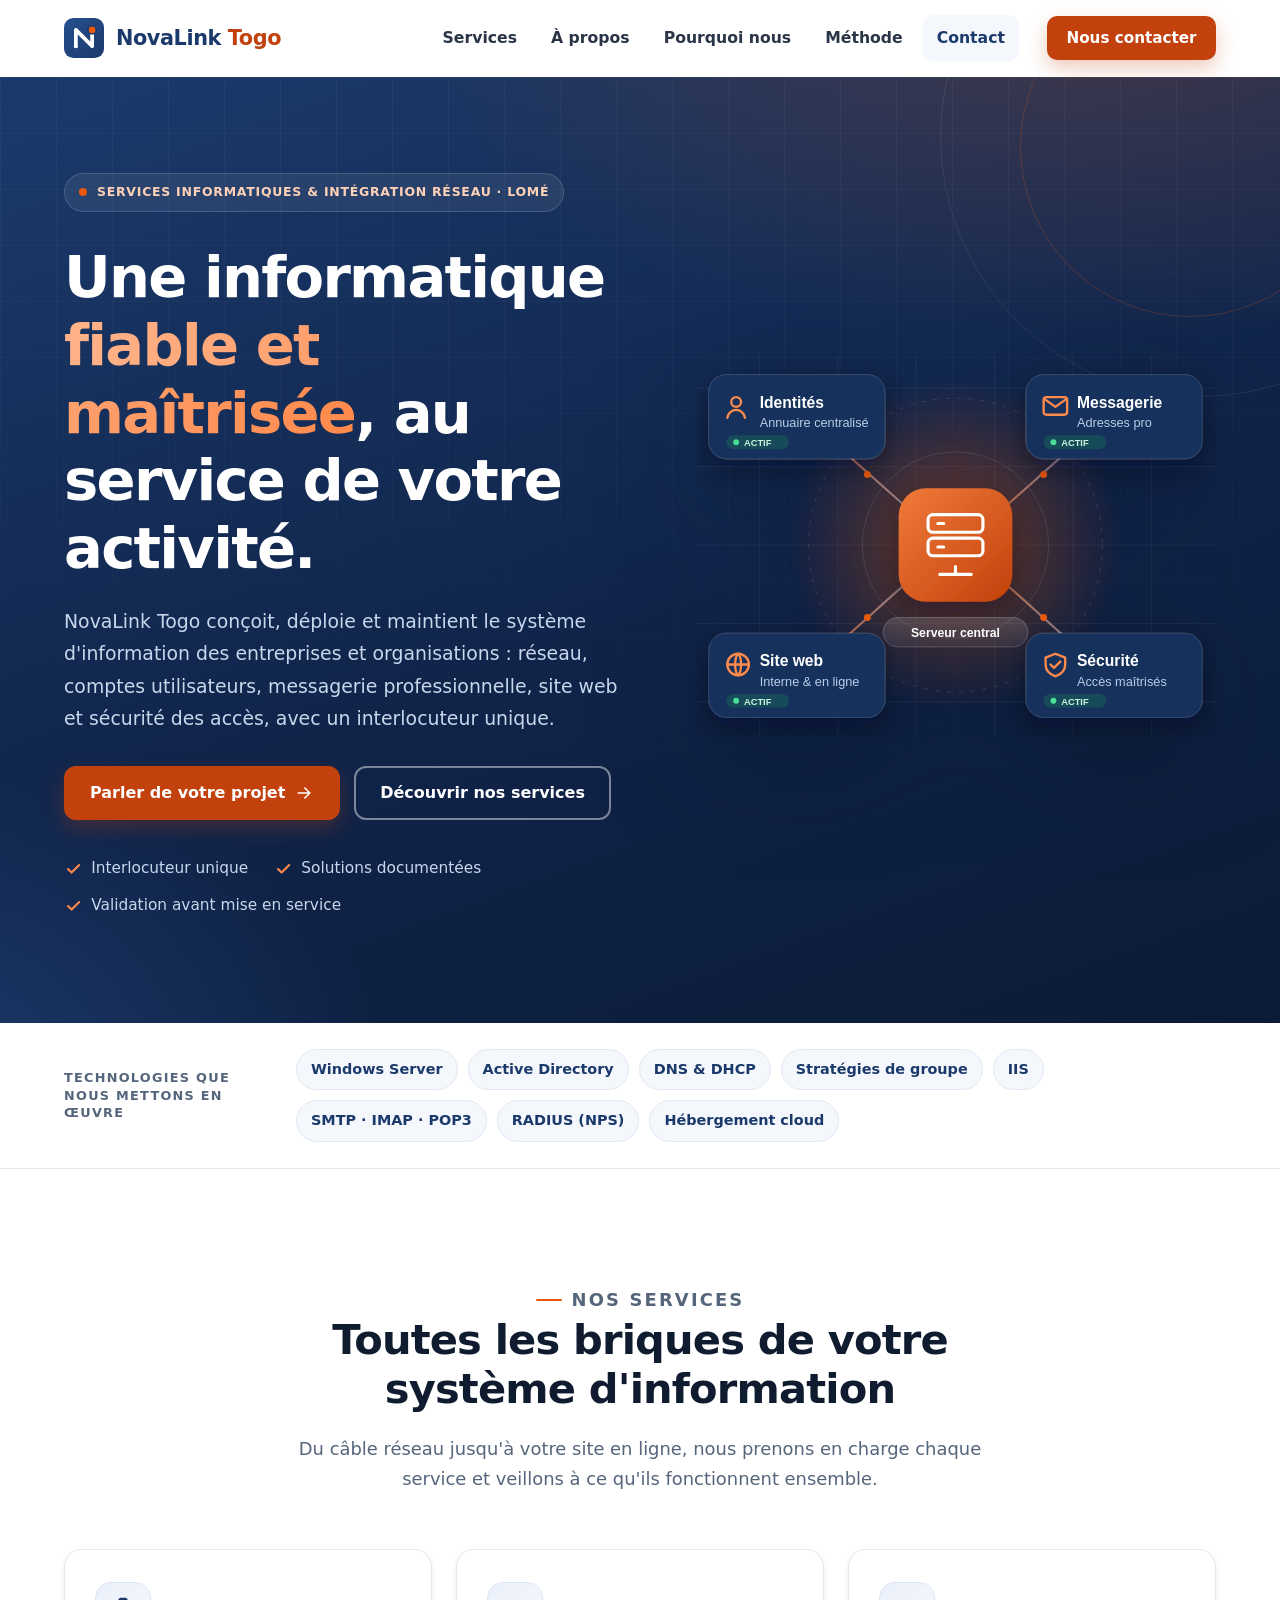
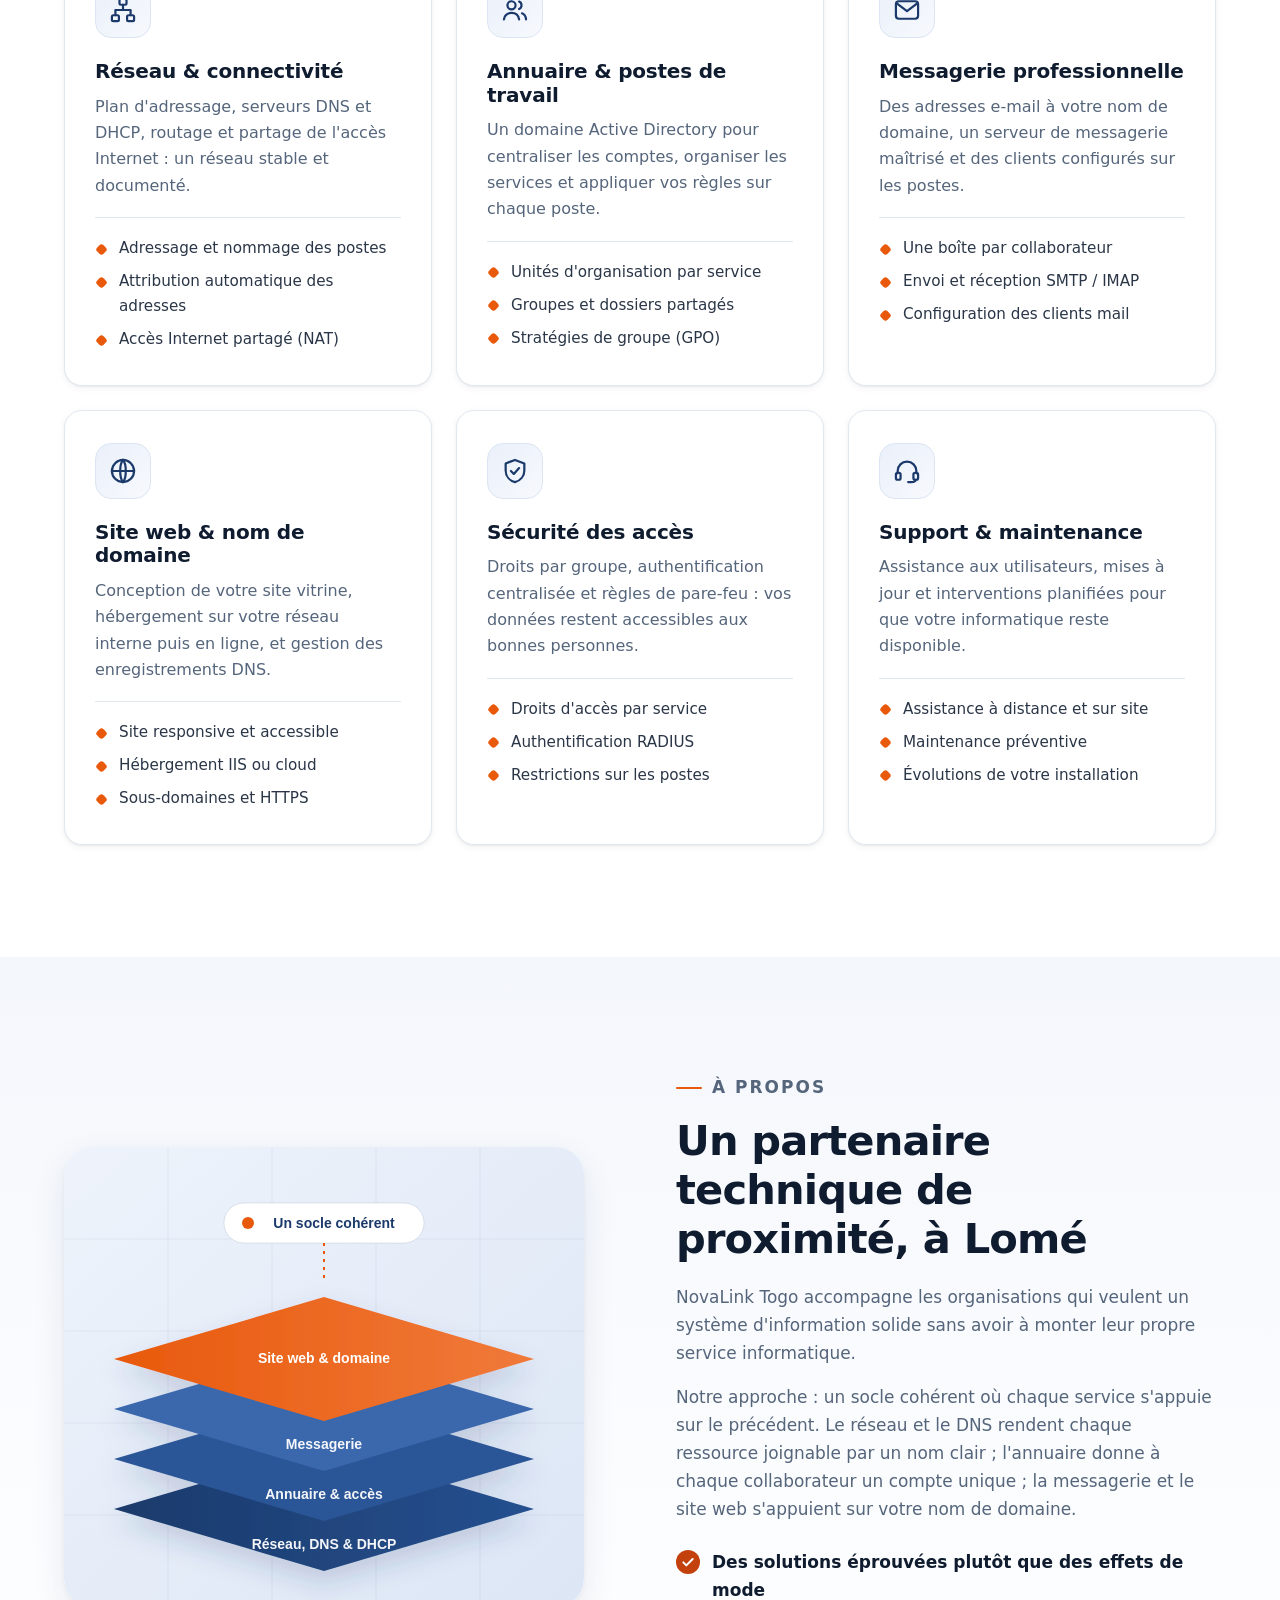
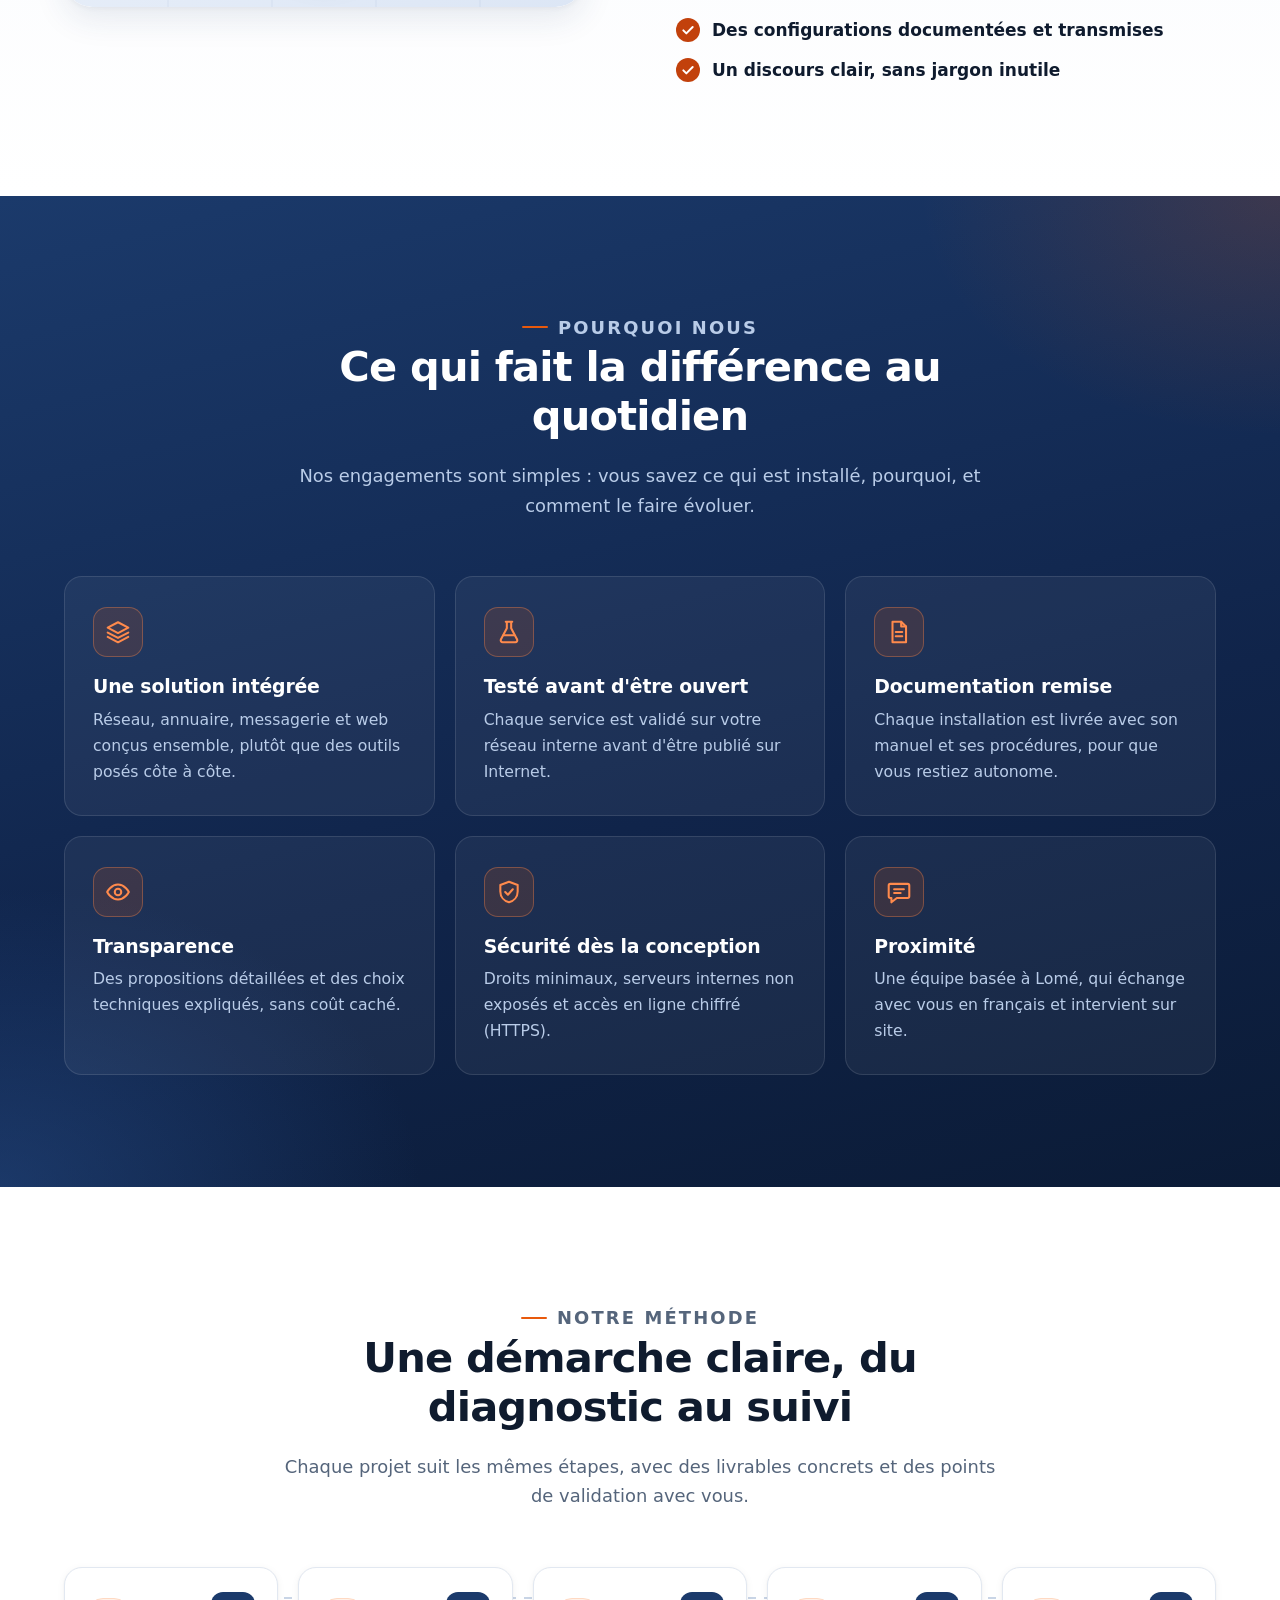
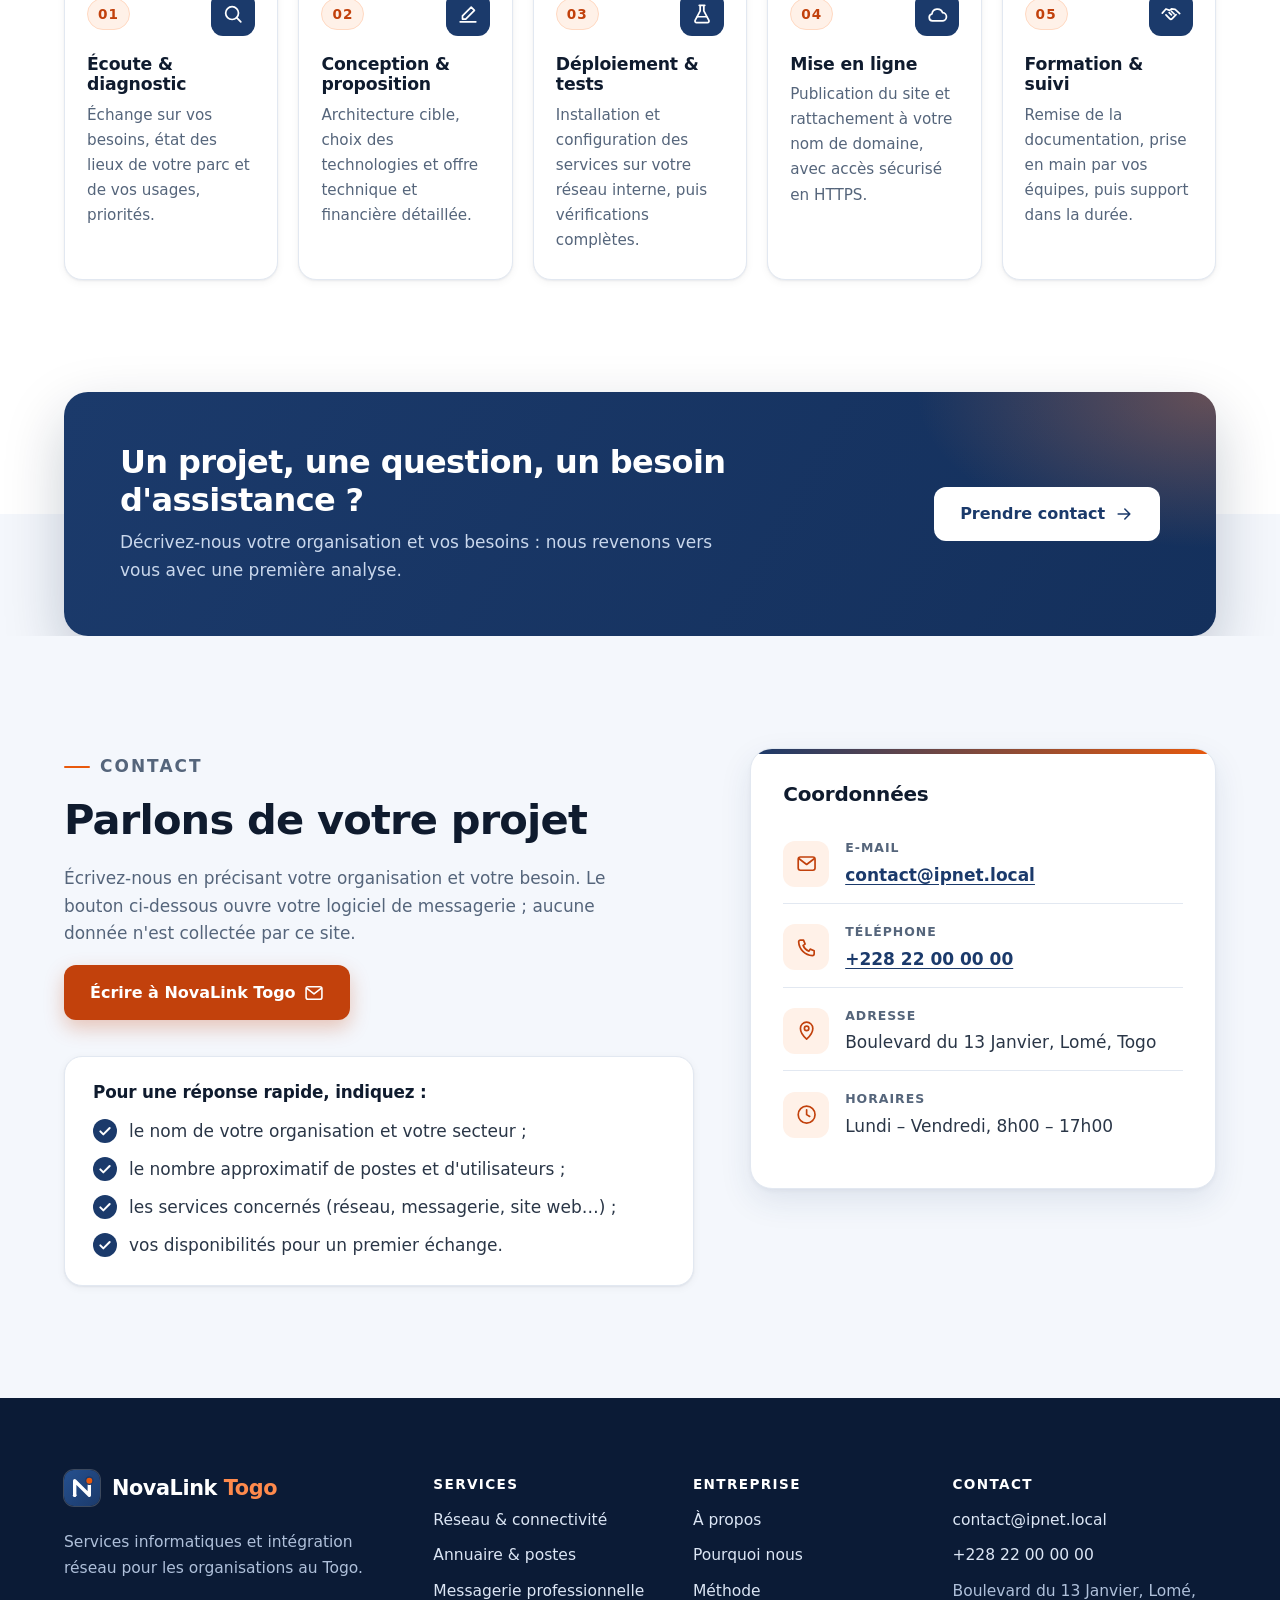
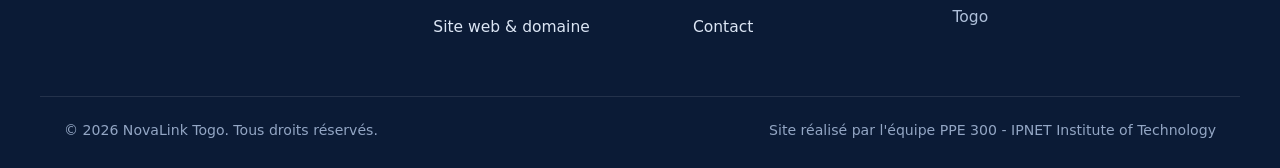
<file: index.html>
<!DOCTYPE html>
<!--
  Site vitrine de NovaLink Togo (entreprise cliente fictive).
  Livré par l'équipe PPE 300 Phase 2 - IPNET Institute of Technology.
  Coordonnées fictives (projet scolaire) : contact@ipnet.local, +228 22 00 00 00, Boulevard du 13 Janvier, Lomé (voir SITE_README.md).
  Site 100 % statique : aucune ressource externe, fonctionne hors ligne sur IIS (LAN) et sur Vercel.
-->
<html lang="fr" class="no-js">
<head>
<meta charset="utf-8">
<meta name="viewport" content="width=device-width, initial-scale=1">
<title>NovaLink Togo | Services informatiques et intégration réseau à Lomé</title>
<meta name="description" content="NovaLink Togo conçoit, déploie et maintient l'informatique des organisations à Lomé : réseau, annuaire Active Directory, messagerie professionnelle, site web, sécurité des accès et support.">
<meta name="theme-color" content="#1B3A6B">
<meta name="color-scheme" content="light">
<link rel="icon" href="favicon.svg" type="image/svg+xml">
<link rel="stylesheet" href="style.css">
<script src="script.js" defer></script>
</head>
<body>
<svg xmlns="http://www.w3.org/2000/svg" class="sprite" aria-hidden="true" focusable="false">
  <symbol id="i-network" viewBox="0 0 24 24"><rect x="9" y="2.5" width="6" height="5" rx="1.2"/><rect x="2.5" y="16.5" width="6" height="5" rx="1.2"/><rect x="15.5" y="16.5" width="6" height="5" rx="1.2"/><path d="M12 7.5V12M5.5 16.5V12h13v4.5"/></symbol>
  <symbol id="i-users" viewBox="0 0 24 24"><circle cx="9" cy="8" r="3.5"/><path d="M2.5 20c.6-3.6 3.2-5.5 6.5-5.5s5.9 1.9 6.5 5.5"/><path d="M15.5 4.8a3.5 3.5 0 0 1 0 6.4M18 14.8c2 .7 3.2 2.5 3.5 5.2"/></symbol>
  <symbol id="i-mail" viewBox="0 0 24 24"><rect x="2.5" y="4.5" width="19" height="15" rx="2.5"/><path d="m3.5 6.5 8.5 6.5 8.5-6.5"/></symbol>
  <symbol id="i-globe" viewBox="0 0 24 24"><circle cx="12" cy="12" r="9.5"/><path d="M2.5 12h19M12 2.5c-3.2 3.6-3.2 15.4 0 19M12 2.5c3.2 3.6 3.2 15.4 0 19"/></symbol>
  <symbol id="i-shield" viewBox="0 0 24 24"><path d="M12 2.5 4 5.5v6c0 5 3.4 8.8 8 10 4.6-1.2 8-5 8-10v-6z"/><path d="m8.5 12 2.5 2.5 4.5-5"/></symbol>
  <symbol id="i-support" viewBox="0 0 24 24"><path d="M4 14v-2a8 8 0 0 1 16 0v2"/><rect x="2.5" y="13.5" width="4" height="6" rx="1.5"/><rect x="17.5" y="13.5" width="4" height="6" rx="1.5"/><path d="M19.5 19.5c0 1.5-1.5 2-4 2H13"/></symbol>
  <symbol id="i-check" viewBox="0 0 24 24"><path d="m5 12.5 4.5 4.5L19 7.5"/></symbol>
  <symbol id="i-arrow" viewBox="0 0 24 24"><path d="M5 12h14M13 6l6 6-6 6"/></symbol>
  <symbol id="i-search" viewBox="0 0 24 24"><circle cx="11" cy="11" r="7"/><path d="m20.5 20.5-4.5-4.5"/></symbol>
  <symbol id="i-pencil" viewBox="0 0 24 24"><path d="M3.5 20.5h17"/><path d="M15.5 4.5 19 8l-9.5 9.5H6V14z"/></symbol>
  <symbol id="i-flask" viewBox="0 0 24 24"><path d="M9 2.5h6M10 2.5v6L4.5 19a1.8 1.8 0 0 0 1.6 2.5h11.8a1.8 1.8 0 0 0 1.6-2.5L14 8.5v-6"/><path d="M7 15h10"/></symbol>
  <symbol id="i-rocket" viewBox="0 0 24 24"><path d="M14.5 4.5c2.6-1.2 5-1 5-1s.2 2.4-1 5L13 14l-3-3z"/><path d="M10 11H6.5L4 13.5l4 .5M13 14v3.5L10.5 20l-.5-4"/><path d="M6 18c-1 1-1.5 2.5-1.5 2.5S6 20 7 19"/></symbol>
  <symbol id="i-handshake" viewBox="0 0 24 24"><path d="m2.5 11 4-4.5 4 1.5 2-1.5 4 .5 5 4.5"/><path d="m6.5 13 4 4c.8.8 2 .8 2.8 0l4.2-4.2"/><path d="m10 10.5 2.5 2.5M12.5 9l3 3"/></symbol>
  <symbol id="i-pin" viewBox="0 0 24 24"><path d="M12 21.5s7-6.2 7-12a7 7 0 0 0-14 0c0 5.8 7 12 7 12z"/><circle cx="12" cy="9.5" r="2.5"/></symbol>
  <symbol id="i-phone" viewBox="0 0 24 24"><path d="M5 3.5h3.5l1.8 4.5-2.3 1.5a11 11 0 0 0 6.5 6.5l1.5-2.3 4.5 1.8V19a2 2 0 0 1-2 2A16.5 16.5 0 0 1 3 5.5a2 2 0 0 1 2-2z"/></symbol>
  <symbol id="i-clock" viewBox="0 0 24 24"><circle cx="12" cy="12" r="9.5"/><path d="M12 6.5V12l3.5 2"/></symbol>
  <symbol id="i-layers" viewBox="0 0 24 24"><path d="m12 3 9.5 5-9.5 5-9.5-5z"/><path d="m2.5 12.5 9.5 5 9.5-5M2.5 16.5l9.5 5 9.5-5"/></symbol>
  <symbol id="i-eye" viewBox="0 0 24 24"><path d="M2 12s3.6-7 10-7 10 7 10 7-3.6 7-10 7S2 12 2 12z"/><circle cx="12" cy="12" r="3"/></symbol>
  <symbol id="i-doc" viewBox="0 0 24 24"><path d="M6 2.5h8l4.5 4.5v14.5H6z"/><path d="M14 2.5V7h4.5M9 12h6M9 16h6"/></symbol>
  <symbol id="i-chat" viewBox="0 0 24 24"><path d="M4 4.5h16a1.5 1.5 0 0 1 1.5 1.5v10a1.5 1.5 0 0 1-1.5 1.5H10l-5 4v-4H4A1.5 1.5 0 0 1 2.5 16V6A1.5 1.5 0 0 1 4 4.5z"/><path d="M7.5 9.5h9M7.5 13h6"/></symbol>
  <symbol id="i-cloud" viewBox="0 0 24 24"><path d="M7 19.5h10.5a4.5 4.5 0 0 0 .6-9 6 6 0 0 0-11.6 1.5A3.8 3.8 0 0 0 7 19.5z"/></symbol>
  <symbol id="i-menu" viewBox="0 0 24 24"><path d="M4 7h16M4 12h16M4 17h16"/></symbol>
  <symbol id="i-close" viewBox="0 0 24 24"><path d="M6 6l12 12M18 6 6 18"/></symbol>
</svg>

<a class="skip" href="#contenu">Aller au contenu principal</a>

<header class="site-header" id="haut">
  <div class="wrap header-inner">
    <a class="brand" href="#haut" aria-label="NovaLink Togo - retour en haut de la page">
      <img src="favicon.svg" alt="" width="40" height="40">
      <span class="brand-name">NovaLink <span>Togo</span></span>
    </a>
    <button class="nav-toggle" type="button" aria-expanded="false" aria-controls="menu">
      <span class="sr-only">Menu</span>
      <svg class="ico ico-open" aria-hidden="true"><use href="#i-menu"/></svg>
      <svg class="ico ico-close" aria-hidden="true"><use href="#i-close"/></svg>
    </button>
    <nav class="nav" id="menu" aria-label="Navigation principale">
      <ul>
        <li><a href="#services">Services</a></li>
        <li><a href="#apropos">À propos</a></li>
        <li><a href="#pourquoi">Pourquoi nous</a></li>
        <li><a href="#methode">Méthode</a></li>
        <li><a href="#contact">Contact</a></li>
      </ul>
      <a class="btn btn-primary btn-sm nav-cta" href="#contact">Nous contacter</a>
    </nav>
  </div>
</header>

<main id="contenu" tabindex="-1">

  <section class="hero" aria-labelledby="hero-titre">
    <div class="hero-shapes" aria-hidden="true"><span class="shape s1"></span><span class="shape s2"></span></div>
    <div class="wrap hero-grid">
      <div class="hero-copy">
        <p class="eyebrow eyebrow-dark"><span class="pulse" aria-hidden="true"></span>Services informatiques &amp; intégration réseau · Lomé</p>
        <h1 id="hero-titre">Une informatique <span class="hl">fiable et maîtrisée</span>, au service de votre activité.</h1>
        <p class="lead">NovaLink Togo conçoit, déploie et maintient le système d'information des entreprises et organisations : réseau, comptes utilisateurs, messagerie professionnelle, site web et sécurité des accès, avec un interlocuteur unique.</p>
        <div class="hero-actions">
          <a class="btn btn-primary" href="#contact">Parler de votre projet <svg class="ico" aria-hidden="true"><use href="#i-arrow"/></svg></a>
          <a class="btn btn-outline-light" href="#services">Découvrir nos services</a>
        </div>
        <ul class="hero-points">
          <li><svg class="ico" aria-hidden="true"><use href="#i-check"/></svg>Interlocuteur unique</li>
          <li><svg class="ico" aria-hidden="true"><use href="#i-check"/></svg>Solutions documentées</li>
          <li><svg class="ico" aria-hidden="true"><use href="#i-check"/></svg>Validation avant mise en service</li>
        </ul>
      </div>
      <div class="hero-visual">
        <img src="images/hero-infra.svg" width="532" height="390" alt="Illustration : un serveur central relié aux services d'identités, de messagerie, de site web et de sécurité, tous indiqués comme actifs.">
      </div>
    </div>
  </section>

  <section class="tech-strip" aria-labelledby="h-tech">
    <div class="wrap tech-inner">
      <h2 id="h-tech" class="tech-title">Technologies que nous mettons en œuvre</h2>
      <ul class="tech-list">
        <li>Windows Server</li>
        <li>Active Directory</li>
        <li>DNS &amp; DHCP</li>
        <li>Stratégies de groupe</li>
        <li>IIS</li>
        <li>SMTP · IMAP · POP3</li>
        <li>RADIUS (NPS)</li>
        <li>Hébergement cloud</li>
      </ul>
    </div>
  </section>

  <section class="section" id="services" aria-labelledby="h-services">
    <div class="wrap">
      <header class="section-head">
        <p class="eyebrow">Nos services</p>
        <h2 id="h-services">Toutes les briques de votre système d'information</h2>
        <p>Du câble réseau jusqu'à votre site en ligne, nous prenons en charge chaque service et veillons à ce qu'ils fonctionnent ensemble.</p>
      </header>
      <ul class="cards">
        <li class="card">
          <span class="card-ico"><svg class="ico" aria-hidden="true"><use href="#i-network"/></svg></span>
          <h3>Réseau &amp; connectivité</h3>
          <p>Plan d'adressage, serveurs DNS et DHCP, routage et partage de l'accès Internet : un réseau stable et documenté.</p>
          <ul class="ticks"><li>Adressage et nommage des postes</li><li>Attribution automatique des adresses</li><li>Accès Internet partagé (NAT)</li></ul>
        </li>
        <li class="card">
          <span class="card-ico"><svg class="ico" aria-hidden="true"><use href="#i-users"/></svg></span>
          <h3>Annuaire &amp; postes de travail</h3>
          <p>Un domaine Active Directory pour centraliser les comptes, organiser les services et appliquer vos règles sur chaque poste.</p>
          <ul class="ticks"><li>Unités d'organisation par service</li><li>Groupes et dossiers partagés</li><li>Stratégies de groupe (GPO)</li></ul>
        </li>
        <li class="card">
          <span class="card-ico"><svg class="ico" aria-hidden="true"><use href="#i-mail"/></svg></span>
          <h3>Messagerie professionnelle</h3>
          <p>Des adresses e-mail à votre nom de domaine, un serveur de messagerie maîtrisé et des clients configurés sur les postes.</p>
          <ul class="ticks"><li>Une boîte par collaborateur</li><li>Envoi et réception SMTP / IMAP</li><li>Configuration des clients mail</li></ul>
        </li>
        <li class="card">
          <span class="card-ico"><svg class="ico" aria-hidden="true"><use href="#i-globe"/></svg></span>
          <h3>Site web &amp; nom de domaine</h3>
          <p>Conception de votre site vitrine, hébergement sur votre réseau interne puis en ligne, et gestion des enregistrements DNS.</p>
          <ul class="ticks"><li>Site responsive et accessible</li><li>Hébergement IIS ou cloud</li><li>Sous-domaines et HTTPS</li></ul>
        </li>
        <li class="card">
          <span class="card-ico"><svg class="ico" aria-hidden="true"><use href="#i-shield"/></svg></span>
          <h3>Sécurité des accès</h3>
          <p>Droits par groupe, authentification centralisée et règles de pare-feu : vos données restent accessibles aux bonnes personnes.</p>
          <ul class="ticks"><li>Droits d'accès par service</li><li>Authentification RADIUS</li><li>Restrictions sur les postes</li></ul>
        </li>
        <li class="card">
          <span class="card-ico"><svg class="ico" aria-hidden="true"><use href="#i-support"/></svg></span>
          <h3>Support &amp; maintenance</h3>
          <p>Assistance aux utilisateurs, mises à jour et interventions planifiées pour que votre informatique reste disponible.</p>
          <ul class="ticks"><li>Assistance à distance et sur site</li><li>Maintenance préventive</li><li>Évolutions de votre installation</li></ul>
        </li>
      </ul>
    </div>
  </section>

  <section class="section section-tint" id="apropos" aria-labelledby="h-apropos">
    <div class="wrap split">
      <div class="split-visual">
        <img src="images/socle.svg" width="520" height="460" loading="lazy" alt="Schéma de quatre couches empilées : réseau, DNS et DHCP à la base, puis annuaire et accès, messagerie, et enfin site web et domaine au sommet.">
      </div>
      <div class="split-copy">
        <p class="eyebrow">À propos</p>
        <h2 id="h-apropos">Un partenaire technique de proximité, à Lomé</h2>
        <p>NovaLink Togo accompagne les organisations qui veulent un système d'information solide sans avoir à monter leur propre service informatique.</p>
        <p>Notre approche : un socle cohérent où chaque service s'appuie sur le précédent. Le réseau et le DNS rendent chaque ressource joignable par un nom clair ; l'annuaire donne à chaque collaborateur un compte unique ; la messagerie et le site web s'appuient sur votre nom de domaine.</p>
        <ul class="checklist">
          <li><svg class="ico" aria-hidden="true"><use href="#i-check"/></svg>Des solutions éprouvées plutôt que des effets de mode</li>
          <li><svg class="ico" aria-hidden="true"><use href="#i-check"/></svg>Des configurations documentées et transmises</li>
          <li><svg class="ico" aria-hidden="true"><use href="#i-check"/></svg>Un discours clair, sans jargon inutile</li>
        </ul>
      </div>
    </div>
  </section>

  <section class="section section-dark" id="pourquoi" aria-labelledby="h-pourquoi">
    <div class="dark-shapes" aria-hidden="true"></div>
    <div class="wrap">
      <header class="section-head section-head-light">
        <p class="eyebrow eyebrow-dark">Pourquoi nous</p>
        <h2 id="h-pourquoi">Ce qui fait la différence au quotidien</h2>
        <p>Nos engagements sont simples : vous savez ce qui est installé, pourquoi, et comment le faire évoluer.</p>
      </header>
      <ul class="values">
        <li class="value">
          <span class="value-ico"><svg class="ico" aria-hidden="true"><use href="#i-layers"/></svg></span>
          <h3>Une solution intégrée</h3>
          <p>Réseau, annuaire, messagerie et web conçus ensemble, plutôt que des outils posés côte à côte.</p>
        </li>
        <li class="value">
          <span class="value-ico"><svg class="ico" aria-hidden="true"><use href="#i-flask"/></svg></span>
          <h3>Testé avant d'être ouvert</h3>
          <p>Chaque service est validé sur votre réseau interne avant d'être publié sur Internet.</p>
        </li>
        <li class="value">
          <span class="value-ico"><svg class="ico" aria-hidden="true"><use href="#i-doc"/></svg></span>
          <h3>Documentation remise</h3>
          <p>Chaque installation est livrée avec son manuel et ses procédures, pour que vous restiez autonome.</p>
        </li>
        <li class="value">
          <span class="value-ico"><svg class="ico" aria-hidden="true"><use href="#i-eye"/></svg></span>
          <h3>Transparence</h3>
          <p>Des propositions détaillées et des choix techniques expliqués, sans coût caché.</p>
        </li>
        <li class="value">
          <span class="value-ico"><svg class="ico" aria-hidden="true"><use href="#i-shield"/></svg></span>
          <h3>Sécurité dès la conception</h3>
          <p>Droits minimaux, serveurs internes non exposés et accès en ligne chiffré (HTTPS).</p>
        </li>
        <li class="value">
          <span class="value-ico"><svg class="ico" aria-hidden="true"><use href="#i-chat"/></svg></span>
          <h3>Proximité</h3>
          <p>Une équipe basée à Lomé, qui échange avec vous en français et intervient sur site.</p>
        </li>
      </ul>
    </div>
  </section>

  <section class="section" id="methode" aria-labelledby="h-methode">
    <div class="wrap">
      <header class="section-head">
        <p class="eyebrow">Notre méthode</p>
        <h2 id="h-methode">Une démarche claire, du diagnostic au suivi</h2>
        <p>Chaque projet suit les mêmes étapes, avec des livrables concrets et des points de validation avec vous.</p>
      </header>
      <ol class="steps">
        <li class="step">
          <span class="step-head"><span class="step-num" aria-hidden="true">01</span><span class="step-ico"><svg class="ico" aria-hidden="true"><use href="#i-search"/></svg></span></span>
          <h3>Écoute &amp; diagnostic</h3>
          <p>Échange sur vos besoins, état des lieux de votre parc et de vos usages, priorités.</p>
        </li>
        <li class="step">
          <span class="step-head"><span class="step-num" aria-hidden="true">02</span><span class="step-ico"><svg class="ico" aria-hidden="true"><use href="#i-pencil"/></svg></span></span>
          <h3>Conception &amp; proposition</h3>
          <p>Architecture cible, choix des technologies et offre technique et financière détaillée.</p>
        </li>
        <li class="step">
          <span class="step-head"><span class="step-num" aria-hidden="true">03</span><span class="step-ico"><svg class="ico" aria-hidden="true"><use href="#i-flask"/></svg></span></span>
          <h3>Déploiement &amp; tests</h3>
          <p>Installation et configuration des services sur votre réseau interne, puis vérifications complètes.</p>
        </li>
        <li class="step">
          <span class="step-head"><span class="step-num" aria-hidden="true">04</span><span class="step-ico"><svg class="ico" aria-hidden="true"><use href="#i-cloud"/></svg></span></span>
          <h3>Mise en ligne</h3>
          <p>Publication du site et rattachement à votre nom de domaine, avec accès sécurisé en HTTPS.</p>
        </li>
        <li class="step">
          <span class="step-head"><span class="step-num" aria-hidden="true">05</span><span class="step-ico"><svg class="ico" aria-hidden="true"><use href="#i-handshake"/></svg></span></span>
          <h3>Formation &amp; suivi</h3>
          <p>Remise de la documentation, prise en main par vos équipes, puis support dans la durée.</p>
        </li>
      </ol>
    </div>
  </section>

  <section class="cta-band" aria-labelledby="h-cta">
    <div class="wrap">
     <div class="cta-inner">
      <div>
        <h2 id="h-cta">Un projet, une question, un besoin d'assistance ?</h2>
        <p>Décrivez-nous votre organisation et vos besoins : nous revenons vers vous avec une première analyse.</p>
      </div>
      <a class="btn btn-light" href="#contact">Prendre contact <svg class="ico" aria-hidden="true"><use href="#i-arrow"/></svg></a>
     </div>
    </div>
  </section>

  <section class="section" id="contact" aria-labelledby="h-contact">
    <div class="wrap contact">
      <div class="contact-intro">
        <p class="eyebrow">Contact</p>
        <h2 id="h-contact">Parlons de votre projet</h2>
        <p>Écrivez-nous en précisant votre organisation et votre besoin. Le bouton ci-dessous ouvre votre logiciel de messagerie ; aucune donnée n'est collectée par ce site.</p>
        <a class="btn btn-primary" href="mailto:contact@ipnet.local?subject=Demande%20de%20contact%20-%20NovaLink%20Togo">Écrire à NovaLink Togo <svg class="ico" aria-hidden="true"><use href="#i-mail"/></svg></a>
        <div class="brief">
          <h3>Pour une réponse rapide, indiquez :</h3>
          <ul class="checklist">
            <li><svg class="ico" aria-hidden="true"><use href="#i-check"/></svg>le nom de votre organisation et votre secteur ;</li>
            <li><svg class="ico" aria-hidden="true"><use href="#i-check"/></svg>le nombre approximatif de postes et d'utilisateurs ;</li>
            <li><svg class="ico" aria-hidden="true"><use href="#i-check"/></svg>les services concernés (réseau, messagerie, site web…) ;</li>
            <li><svg class="ico" aria-hidden="true"><use href="#i-check"/></svg>vos disponibilités pour un premier échange.</li>
          </ul>
        </div>
      </div>
      <div class="contact-card">
        <h3>Coordonnées</h3>
        <address>
        <ul class="contact-list">
          <li>
            <span class="ci"><svg class="ico" aria-hidden="true"><use href="#i-mail"/></svg></span>
            <span><small>E-mail</small><a href="mailto:contact@ipnet.local">contact@ipnet.local</a></span>
          </li>
          <li>
            <span class="ci"><svg class="ico" aria-hidden="true"><use href="#i-phone"/></svg></span>
            <span><small>Téléphone</small><a href="tel:+22822000000">+228&nbsp;22&nbsp;00&nbsp;00&nbsp;00</a></span>
          </li>
          <li>
            <span class="ci"><svg class="ico" aria-hidden="true"><use href="#i-pin"/></svg></span>
            <span><small>Adresse</small>Boulevard du 13 Janvier, Lomé, Togo</span>
          </li>
          <li>
            <span class="ci"><svg class="ico" aria-hidden="true"><use href="#i-clock"/></svg></span>
            <span><small>Horaires</small>Lundi – Vendredi, 8h00 – 17h00</span>
          </li>
        </ul>
        </address>
      </div>
    </div>
  </section>

</main>

<footer class="site-footer">
  <div class="wrap footer-grid">
    <div class="footer-brand">
      <a class="brand brand-light" href="#haut" aria-label="NovaLink Togo - retour en haut de la page">
        <img src="favicon.svg" alt="" width="36" height="36">
        <span class="brand-name">NovaLink <span>Togo</span></span>
      </a>
      <p>Services informatiques et intégration réseau pour les organisations au Togo.</p>
    </div>
    <nav aria-label="Services (pied de page)">
      <h2>Services</h2>
      <ul>
        <li><a href="#services">Réseau &amp; connectivité</a></li>
        <li><a href="#services">Annuaire &amp; postes</a></li>
        <li><a href="#services">Messagerie professionnelle</a></li>
        <li><a href="#services">Site web &amp; domaine</a></li>
      </ul>
    </nav>
    <nav aria-label="Entreprise (pied de page)">
      <h2>Entreprise</h2>
      <ul>
        <li><a href="#apropos">À propos</a></li>
        <li><a href="#pourquoi">Pourquoi nous</a></li>
        <li><a href="#methode">Méthode</a></li>
        <li><a href="#contact">Contact</a></li>
      </ul>
    </nav>
    <div>
      <h2>Contact</h2>
      <ul>
        <li><a href="mailto:contact@ipnet.local">contact@ipnet.local</a></li>
        <li><a href="tel:+22822000000">+228&nbsp;22&nbsp;00&nbsp;00&nbsp;00</a></li>
        <li>Boulevard du 13 Janvier, Lomé, Togo</li>
      </ul>
    </div>
  </div>
  <div class="wrap footer-bottom">
    <p>© <span id="annee">2026</span> NovaLink Togo. Tous droits réservés.</p>
    <p>Site réalisé par l'équipe PPE 300 - IPNET Institute of Technology</p>
  </div>
</footer>
</body>
</html>
</file>
<file: style.css>
/* NovaLink Togo - feuille de style principale
   Site statique, aucune ressource externe (polices système). Compatible IIS et Vercel. */
:root{
  --navy:#1B3A6B; --navy-900:#0B1B36; --navy-800:#10244A; --navy-700:#14305C; --navy-500:#2B5596;
  --orange:#E8590C;        /* accent décoratif */
  --orange-600:#C2410C;    /* texte blanc sur orange : contraste 5.2:1 (AA) */
  --orange-700:#A8380A;
  --orange-light:#FF8A4C;  /* orange lisible sur fond marine (6.6:1) */
  --ink:#0F1B2E; --text:#2A3647; --muted:#55657B; --line:#E2E8F1; --bg:#FFFFFF; --tint:#F4F7FC;
  --radius:18px; --radius-sm:12px;
  --shadow-sm:0 1px 2px rgba(15,27,46,.06),0 2px 8px rgba(15,27,46,.05);
  --shadow:0 2px 4px rgba(15,27,46,.04),0 12px 32px rgba(27,58,107,.10);
  --shadow-lg:0 24px 60px rgba(11,27,54,.22);
  --font:system-ui,-apple-system,"Segoe UI",Roboto,"Helvetica Neue",Arial,"Noto Sans",sans-serif;
  --header-h:76px;
}
*,*::before,*::after{box-sizing:border-box}
html{scroll-behavior:smooth;-webkit-text-size-adjust:100%;scroll-padding-top:calc(var(--header-h) + 8px)}
@media (prefers-reduced-motion:reduce){html{scroll-behavior:auto}*,*::before,*::after{animation:none!important;transition:none!important}}
body{margin:0;font-family:var(--font);font-size:1.0625rem;line-height:1.65;color:var(--text);background:var(--bg);text-rendering:optimizeLegibility;-webkit-font-smoothing:antialiased}
img{max-width:100%;height:auto;display:block}
h1,h2,h3{color:var(--ink);line-height:1.18;letter-spacing:-.02em;margin:0 0 .5em}
h3{letter-spacing:-.01em}
p{margin:0 0 1em}
a{color:var(--navy);text-underline-offset:3px}
a:hover{color:var(--orange-600)}
:focus-visible{outline:3px solid var(--orange);outline-offset:3px;border-radius:6px}
.sprite{position:absolute;width:0;height:0;overflow:hidden}
.ico{width:1.25em;height:1.25em;flex:none;fill:none;stroke:currentColor;stroke-width:1.9;stroke-linecap:round;stroke-linejoin:round;vertical-align:-.25em}
.sr-only{position:absolute!important;width:1px;height:1px;padding:0;margin:-1px;overflow:hidden;clip:rect(0,0,0,0);white-space:nowrap;border:0}
.wrap{width:100%;max-width:1200px;margin:0 auto;padding:0 24px}
.skip{position:absolute;left:16px;top:12px;z-index:200;background:var(--navy);color:#fff;padding:12px 18px;border-radius:10px;font-weight:700;text-decoration:none;transform:translateY(-200%);opacity:0;transition:transform .2s,opacity .2s}
.skip:focus{transform:none;opacity:1;color:#fff;box-shadow:var(--shadow)}
main:focus{outline:none}

/* Boutons */
.btn{display:inline-flex;align-items:center;justify-content:center;gap:.55em;font:inherit;font-weight:700;font-size:1rem;line-height:1.2;padding:.95em 1.5em;border-radius:12px;border:2px solid transparent;text-decoration:none;cursor:pointer;transition:background-color .2s,color .2s,border-color .2s,transform .2s,box-shadow .2s}
.btn:hover{transform:translateY(-1px)}
.btn-primary{background:var(--orange-600);color:#fff;box-shadow:0 8px 20px rgba(194,65,12,.28)}
.btn-primary:hover{background:var(--orange-700);color:#fff;box-shadow:0 10px 24px rgba(194,65,12,.34)}
.btn-outline-light{border-color:rgba(255,255,255,.45);color:#fff}
.btn-outline-light:hover{border-color:#fff;background:rgba(255,255,255,.08);color:#fff}
.btn-light{background:#fff;color:var(--navy)}
.btn-light:hover{background:#FFF3EC;color:var(--navy)}
.btn-sm{padding:.7em 1.15em;font-size:.95rem;border-radius:10px}

/* En-tête */
.site-header{position:sticky;top:0;z-index:100;background:rgba(255,255,255,.92);border-bottom:1px solid transparent;transition:box-shadow .25s,border-color .25s}
@supports (backdrop-filter:blur(8px)){.site-header{background:rgba(255,255,255,.82);backdrop-filter:saturate(1.6) blur(12px)}}
.site-header.is-scrolled{border-color:var(--line);box-shadow:0 6px 24px rgba(15,27,46,.07)}
.header-inner{display:flex;align-items:center;justify-content:space-between;gap:24px;min-height:var(--header-h)}
.brand{display:inline-flex;align-items:center;gap:12px;text-decoration:none;color:var(--ink)}
.brand-name{font-weight:800;font-size:1.3rem;letter-spacing:-.02em;color:var(--navy)}
.brand-name span{color:var(--orange-600);font-weight:700}
.brand-light img{border-radius:10px;box-shadow:0 0 0 1px rgba(255,255,255,.2)}
.brand-light .brand-name{color:#fff}
.brand-light .brand-name span{color:var(--orange-light)}
.nav{display:flex;align-items:center;gap:28px}
.nav ul{list-style:none;margin:0;padding:0;display:flex;gap:6px}
.nav ul a{display:block;padding:10px 14px;border-radius:10px;color:var(--text);font-weight:600;font-size:.98rem;text-decoration:none;transition:background-color .2s,color .2s}
.nav ul a:hover{background:var(--tint);color:var(--navy)}
.nav ul a.is-active{color:var(--navy);background:var(--tint)}
.nav-toggle{display:none;align-items:center;justify-content:center;width:46px;height:46px;border-radius:12px;border:1px solid var(--line);background:#fff;color:var(--navy);cursor:pointer}
.nav-toggle .ico{width:24px;height:24px}
.nav-toggle .ico-close{display:none}
.nav-toggle[aria-expanded="true"] .ico-open{display:none}
.nav-toggle[aria-expanded="true"] .ico-close{display:block}

/* Héros */
.hero{position:relative;overflow:hidden;color:#DCE6F5;background:radial-gradient(1200px 600px at 85% -10%,rgba(232,89,12,.22),transparent 60%),radial-gradient(900px 600px at -10% 110%,rgba(43,85,150,.55),transparent 60%),linear-gradient(160deg,var(--navy) 0%,var(--navy-800) 55%,var(--navy-900) 100%);padding:96px 0 104px}
.hero::after{content:"";position:absolute;inset:0;background-image:linear-gradient(rgba(255,255,255,.04) 1px,transparent 1px),linear-gradient(90deg,rgba(255,255,255,.04) 1px,transparent 1px);background-size:56px 56px;-webkit-mask-image:linear-gradient(180deg,#000 0%,transparent 85%);mask-image:linear-gradient(180deg,#000 0%,transparent 85%);pointer-events:none}
.hero-shapes .shape{position:absolute;border-radius:50%;pointer-events:none}
.hero-shapes .s1{width:520px;height:520px;right:-180px;top:-200px;border:1px solid rgba(255,255,255,.08)}
.hero-shapes .s2{width:340px;height:340px;right:-80px;top:-100px;border:1px solid rgba(232,89,12,.25)}
.hero-grid{position:relative;z-index:1;display:grid;grid-template-columns:1.05fr .95fr;gap:56px;align-items:center}
.hero h1{color:#fff;font-size:clamp(2.2rem,4.6vw,3.6rem);font-weight:800;margin:18px 0 22px;letter-spacing:-.03em}
.hl{background:linear-gradient(90deg,#FFB38A,var(--orange-light));-webkit-background-clip:text;background-clip:text;color:transparent}
@supports not ((-webkit-background-clip:text) or (background-clip:text)){.hl{color:var(--orange-light)}}
.lead{font-size:1.18rem;line-height:1.7;color:#C9D7EC;max-width:600px;margin-bottom:32px}
.hero-actions{display:flex;flex-wrap:wrap;gap:14px}
.hero-points{list-style:none;margin:36px 0 0;padding:0;display:flex;flex-wrap:wrap;gap:12px 26px;font-size:.96rem;color:#C9D7EC}
.hero-points li{display:flex;align-items:center;gap:8px}
.hero-points .ico{color:var(--orange-light);stroke-width:2.6}
.hero-visual img{width:100%;max-width:580px;margin-left:auto;filter:drop-shadow(0 30px 60px rgba(3,11,26,.35))}

.eyebrow{display:inline-flex;align-items:center;gap:10px;font-size:.82rem;font-weight:800;letter-spacing:.12em;text-transform:uppercase;color:var(--orange-600);margin:0 0 14px}
.eyebrow::before{content:"";width:26px;height:2px;background:var(--orange);border-radius:2px}
.eyebrow-dark{color:var(--orange-light)}
.hero .eyebrow{padding:8px 14px;border-radius:999px;background:rgba(255,255,255,.07);border:1px solid rgba(255,255,255,.14);letter-spacing:.06em;font-size:.78rem;color:#FFD2B8}
.hero .eyebrow::before{display:none}
.pulse{width:8px;height:8px;border-radius:50%;background:var(--orange);box-shadow:0 0 0 0 rgba(232,89,12,.6);animation:pulse 2.4s infinite}
@keyframes pulse{0%{box-shadow:0 0 0 0 rgba(232,89,12,.6)}70%{box-shadow:0 0 0 10px rgba(232,89,12,0)}100%{box-shadow:0 0 0 0 rgba(232,89,12,0)}}

/* Bandeau technologies */
.tech-strip{background:#fff;border-bottom:1px solid var(--line)}
.tech-inner{display:flex;align-items:center;gap:32px;padding-top:26px;padding-bottom:26px}
.tech-title{flex:none;font-size:.8rem;font-weight:800;letter-spacing:.1em;text-transform:uppercase;color:var(--muted);margin:0;max-width:200px;line-height:1.4}
.tech-list{list-style:none;margin:0;padding:0;display:flex;flex-wrap:wrap;gap:10px}
.tech-list li{padding:8px 14px;border-radius:999px;background:var(--tint);border:1px solid var(--line);font-weight:600;font-size:.9rem;color:var(--navy)}

/* Sections */
.section{position:relative;padding:112px 0}
.section-tint{background:linear-gradient(180deg,var(--tint),#fff)}
.section-head{max-width:720px;margin:0 auto 56px;text-align:center}
.section-head .eyebrow{justify-content:center}
.section-head h2,.split-copy h2,.contact-intro h2{font-size:clamp(1.85rem,3.4vw,2.6rem);font-weight:800}
.section-head p{font-size:1.12rem;color:var(--muted);margin:0}

/* Cartes services */
.cards{list-style:none;margin:0;padding:0;display:grid;grid-template-columns:repeat(3,1fr);gap:24px}
.card{position:relative;background:#fff;border:1px solid var(--line);border-radius:var(--radius);padding:32px 30px;box-shadow:var(--shadow-sm);transition:transform .25s,box-shadow .25s,border-color .25s;overflow:hidden}
.card::before{content:"";position:absolute;left:0;top:0;right:0;height:3px;background:linear-gradient(90deg,var(--navy),var(--orange));opacity:0;transition:opacity .25s}
.card:hover{transform:translateY(-4px);box-shadow:var(--shadow);border-color:#D3DCE9}
.card:hover::before{opacity:1}
.card-ico{display:inline-flex;align-items:center;justify-content:center;width:56px;height:56px;border-radius:16px;background:linear-gradient(135deg,#EAF0FA,#F7F9FD);border:1px solid #DCE5F3;color:var(--navy);margin-bottom:22px}
.card-ico .ico{width:28px;height:28px}
.card h3{font-size:1.25rem;margin-bottom:10px}
.card p{color:var(--muted);font-size:1rem}
.ticks{list-style:none;margin:18px 0 0;padding:18px 0 0;border-top:1px solid var(--line);display:grid;gap:8px;font-size:.95rem}
.ticks li{position:relative;padding-left:24px;color:var(--text)}
.ticks li::before{content:"";position:absolute;left:2px;top:.55em;width:9px;height:9px;border-radius:3px;background:var(--orange);transform:rotate(45deg)}

/* À propos */
.split{display:grid;grid-template-columns:1fr 1fr;gap:72px;align-items:center}
.split-visual img{width:100%;max-width:520px;border-radius:28px;box-shadow:var(--shadow)}
.split-copy p{color:var(--muted);font-size:1.06rem}
.checklist{list-style:none;margin:24px 0 0;padding:0;display:grid;gap:12px}
.checklist li{display:flex;gap:12px;align-items:flex-start;font-weight:600;color:var(--ink)}
.checklist .ico{color:#fff;background:var(--orange-600);border-radius:50%;padding:4px;width:24px;height:24px;stroke-width:3;margin-top:2px}

/* Pourquoi nous */
.section-dark{background:linear-gradient(165deg,var(--navy) 0%,var(--navy-800) 60%,var(--navy-900) 100%);color:#C9D7EC;overflow:hidden}
.dark-shapes{position:absolute;inset:0;background:radial-gradient(600px 400px at 100% 0%,rgba(232,89,12,.18),transparent 60%),radial-gradient(700px 500px at 0% 100%,rgba(43,85,150,.45),transparent 60%);pointer-events:none}
.section-dark .wrap{position:relative}
.section-head-light h2{color:#fff}
.section-head-light p{color:#B9CCE8}
.values{list-style:none;margin:0;padding:0;display:grid;grid-template-columns:repeat(3,1fr);gap:20px}
.value{background:rgba(255,255,255,.05);border:1px solid rgba(255,255,255,.11);border-radius:var(--radius);padding:30px 28px;transition:background-color .25s,border-color .25s}
.value:hover{background:rgba(255,255,255,.08);border-color:rgba(255,138,76,.45)}
.value-ico{display:inline-flex;width:50px;height:50px;align-items:center;justify-content:center;border-radius:14px;background:rgba(232,89,12,.15);border:1px solid rgba(255,138,76,.35);color:var(--orange-light);margin-bottom:18px}
.value-ico .ico{width:26px;height:26px}
.value h3{color:#fff;font-size:1.18rem}
.value p{margin:0;font-size:.98rem;color:#B9CCE8}

/* Méthode */
.steps{list-style:none;margin:0;padding:0;display:grid;grid-template-columns:repeat(5,1fr);gap:20px;position:relative}
.steps::before{content:"";position:absolute;left:8%;right:8%;top:30px;height:2px;background:repeating-linear-gradient(90deg,#C9D5E6 0 8px,transparent 8px 16px);z-index:0}
.step{position:relative;z-index:1;background:#fff;border:1px solid var(--line);border-radius:var(--radius);padding:24px 22px 26px;box-shadow:var(--shadow-sm)}
.step-head{display:flex;align-items:center;justify-content:space-between;margin-bottom:18px}
.step-num{font-size:.85rem;font-weight:800;letter-spacing:.08em;color:var(--orange-600);background:#FFF1E8;border:1px solid #FFD9C2;border-radius:999px;padding:4px 10px}
.step-ico{display:inline-flex;width:44px;height:44px;border-radius:12px;align-items:center;justify-content:center;background:var(--navy);color:#fff}
.step-ico .ico{width:22px;height:22px}
.step h3{font-size:1.08rem;margin-bottom:8px}
.step p{margin:0;font-size:.95rem;color:var(--muted)}

/* Bandeau CTA */
.cta-band{padding:0 0 0;background:linear-gradient(180deg,#fff 50%,var(--tint) 50%)}
.cta-inner{display:flex;align-items:center;justify-content:space-between;gap:32px;padding:52px 56px;border-radius:24px;background:radial-gradient(500px 260px at 100% 0%,rgba(255,138,76,.35),transparent 60%),linear-gradient(120deg,var(--navy) 0%,var(--navy-700) 100%);box-shadow:var(--shadow-lg)}
.cta-inner h2{color:#fff;font-size:clamp(1.5rem,2.6vw,2rem);margin-bottom:8px}
.cta-inner p{color:#C9D7EC;margin:0;max-width:620px}
.cta-inner .btn{flex:none}

/* Contact */
#contact{background:var(--tint)}
.contact{display:grid;grid-template-columns:1.15fr .85fr;gap:56px;align-items:start}
.contact-intro > p{color:var(--muted);font-size:1.06rem;max-width:560px}
.brief{margin-top:36px;padding:26px 28px;background:#fff;border:1px solid var(--line);border-radius:var(--radius);box-shadow:var(--shadow-sm)}
.brief h3{font-size:1.05rem;margin-bottom:4px}
.brief .checklist{margin-top:14px;gap:10px}
.brief .checklist li{font-weight:500;color:var(--text)}
.brief .checklist .ico{background:var(--navy)}
.contact-card address{font-style:normal}
.contact-card{background:#fff;border:1px solid var(--line);border-radius:22px;padding:34px 32px;box-shadow:var(--shadow);position:relative;overflow:hidden}
.contact-card::before{content:"";position:absolute;left:0;right:0;top:0;height:5px;background:linear-gradient(90deg,var(--navy),var(--orange))}
.contact-card h3{font-size:1.25rem;margin-bottom:18px}
.contact-list{list-style:none;margin:0;padding:0;display:grid;gap:4px}
.contact-list li{display:flex;gap:16px;align-items:center;padding:14px 0;border-bottom:1px solid var(--line)}
.contact-list li:last-child{border-bottom:0}
.contact-list small{display:block;font-size:.78rem;font-weight:700;letter-spacing:.08em;text-transform:uppercase;color:var(--muted);margin-bottom:2px}
.contact-list a{font-weight:700;word-break:break-word}
.ci{display:inline-flex;width:46px;height:46px;flex:none;border-radius:12px;align-items:center;justify-content:center;background:#FFF1E8;color:var(--orange-600)}

/* Pied de page */
.site-footer{background:var(--navy-900);color:#AFC0DA;padding:72px 0 0;font-size:.97rem}
.footer-grid{display:grid;grid-template-columns:1.5fr 1fr 1fr 1.2fr;gap:40px}
.footer-brand p{margin-top:16px;max-width:320px}
.site-footer h2{color:#fff;font-size:.85rem;letter-spacing:.1em;text-transform:uppercase;margin:6px 0 16px}
.site-footer ul{list-style:none;margin:0;padding:0;display:grid;gap:10px}
.site-footer a{color:#DCE6F5;text-decoration:none}
.site-footer a:hover{color:var(--orange-light);text-decoration:underline}
.footer-bottom{display:flex;flex-wrap:wrap;justify-content:space-between;gap:10px 24px;margin-top:56px;padding-top:22px;padding-bottom:26px;border-top:1px solid rgba(255,255,255,.1);font-size:.88rem;color:#93A6C4}
.footer-bottom p{margin:0}

/* Tablette */
@media (max-width:1080px){
  .steps{grid-template-columns:repeat(3,1fr)}
  .steps::before{display:none}
  .footer-grid{grid-template-columns:1fr 1fr}
}
@media (max-width:960px){
  :root{--header-h:68px}
  .nav-toggle{display:inline-flex}
  .js .nav{position:absolute;left:0;right:0;top:100%;flex-direction:column;align-items:stretch;gap:16px;padding:18px 24px 26px;background:#fff;border-bottom:1px solid var(--line);box-shadow:0 18px 30px rgba(15,27,46,.12);display:none}
  .js .nav.is-open{display:flex}
  .js .nav ul{flex-direction:column;gap:2px}
  .js .nav ul a{padding:14px 12px;font-size:1.05rem}
  .no-js .nav-toggle{display:none}
  .no-js .header-inner{flex-wrap:wrap;padding:10px 24px}
  .no-js .nav{flex-wrap:wrap;gap:8px}
  .no-js .nav ul{flex-wrap:wrap}
  .site-header{position:sticky}
  .header-inner{position:static}
  .hero{padding:72px 0 80px}
  .hero-grid{grid-template-columns:1fr;gap:48px}
  .hero-visual img{margin:0 auto;max-width:480px}
  .cards,.values{grid-template-columns:repeat(2,1fr)}
  .split,.contact{grid-template-columns:1fr;gap:48px}
  .split-visual img{margin:0 auto}
  .tech-inner{flex-direction:column;align-items:flex-start;gap:14px}
  .tech-title{max-width:none}
  .cta-inner{flex-direction:column;align-items:flex-start;padding:40px 32px}
  .section{padding:88px 0}
}
/* Mobile */
@media (max-width:640px){
  body{font-size:1rem}
  .wrap{padding:0 20px}
  .js .nav{padding:14px 20px 22px}
  .hero{padding:56px 0 64px}
  .lead{font-size:1.06rem}
  .hero .eyebrow{font-size:.7rem;letter-spacing:.04em;padding:7px 12px}
  .values{gap:14px}
  .value{padding:24px 22px}
  .hero-actions .btn{width:100%}
  .cards,.values,.steps{grid-template-columns:1fr}
  .card{padding:26px 22px}
  .section{padding:72px 0}
  .section-head{margin-bottom:40px}
  .cta-inner{padding:32px 24px;border-radius:20px}
  .cta-inner .btn{width:100%}
  .contact-intro .btn{width:100%}
  .contact-card{padding:28px 22px}
  .brief{padding:22px 20px}
  .footer-grid{grid-template-columns:1fr;gap:32px}
  .footer-bottom{flex-direction:column}
}
@media print{
  .site-header{position:static}
  .nav-toggle,.skip,.hero-shapes,.cta-band{display:none}
  .hero,.section-dark,.site-footer{background:#fff;color:#000}
  .hero h1,.value h3,.section-head-light h2{color:#000}
}
</file>
